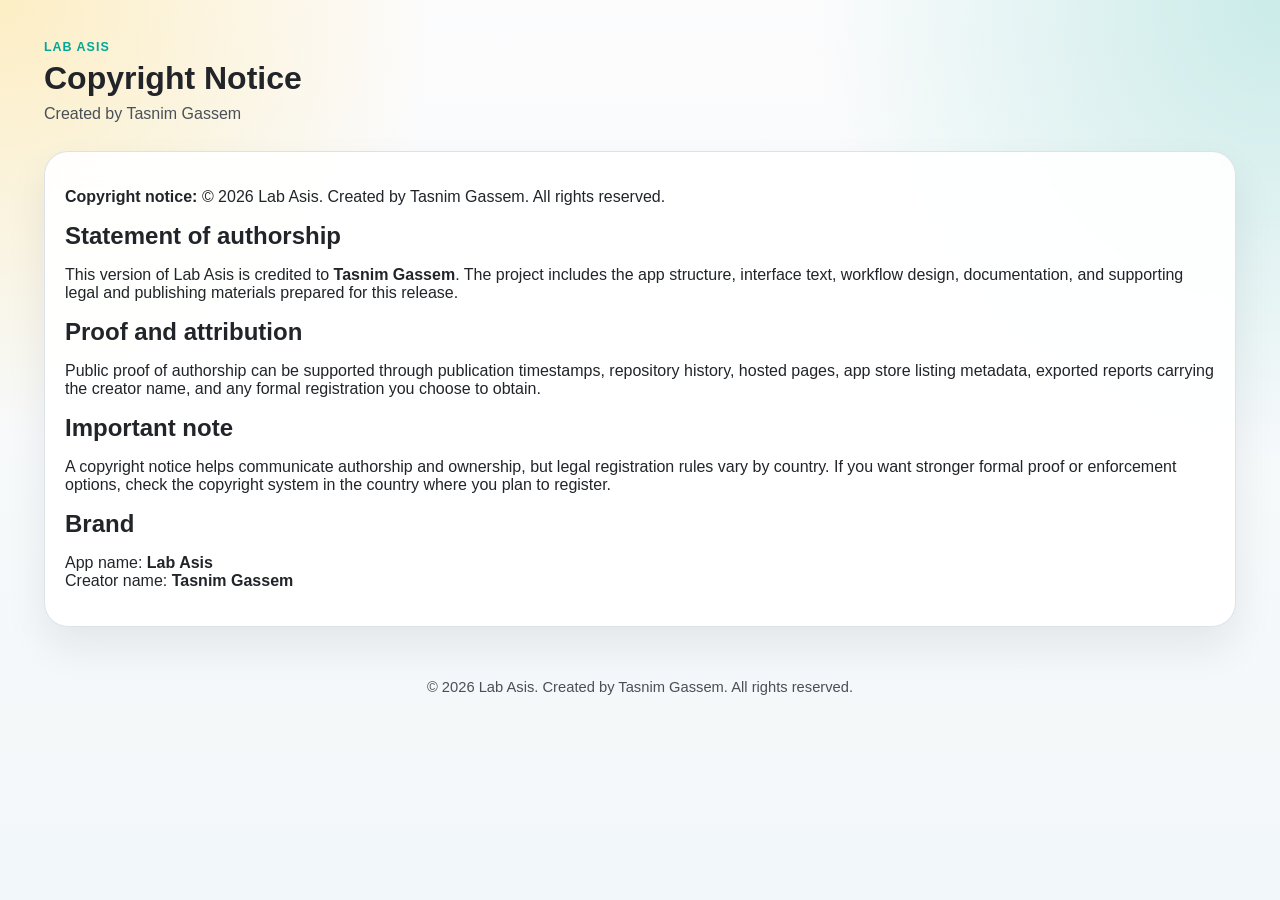
<file: copyright.html>
<!DOCTYPE html>
<html lang="en">
  <head>
    <meta charset="UTF-8" />
    <meta name="viewport" content="width=device-width, initial-scale=1.0" />
    <title>Lab Asis Copyright Notice</title>
    <meta name="description" content="Copyright notice for Lab Asis by Tasnim Gassem." />
    <link rel="stylesheet" href="styles.css" />
  </head>
  <body>
    <div id="app-shell">
      <header class="app-header">
        <div>
          <p class="eyebrow">Lab Asis</p>
          <h1>Copyright Notice</h1>
          <p class="subtitle">Created by Tasnim Gassem</p>
        </div>
      </header>

      <main>
        <section class="panel">
          <p><strong>Copyright notice:</strong> © 2026 Lab Asis. Created by Tasnim Gassem. All rights reserved.</p>

          <h2>Statement of authorship</h2>
          <p>
            This version of Lab Asis is credited to <strong>Tasnim Gassem</strong>. The project includes the app structure,
            interface text, workflow design, documentation, and supporting legal and publishing materials prepared for this release.
          </p>

          <h2>Proof and attribution</h2>
          <p>
            Public proof of authorship can be supported through publication timestamps, repository history, hosted pages, app store
            listing metadata, exported reports carrying the creator name, and any formal registration you choose to obtain.
          </p>

          <h2>Important note</h2>
          <p>
            A copyright notice helps communicate authorship and ownership, but legal registration rules vary by country. If you want
            stronger formal proof or enforcement options, check the copyright system in the country where you plan to register.
          </p>

          <h2>Brand</h2>
          <p>
            App name: <strong>Lab Asis</strong><br />
            Creator name: <strong>Tasnim Gassem</strong>
          </p>
        </section>
      </main>

      <footer class="app-footer">
        <p>© 2026 Lab Asis. Created by Tasnim Gassem. All rights reserved.</p>
      </footer>
    </div>
  </body>
</html>
</file>
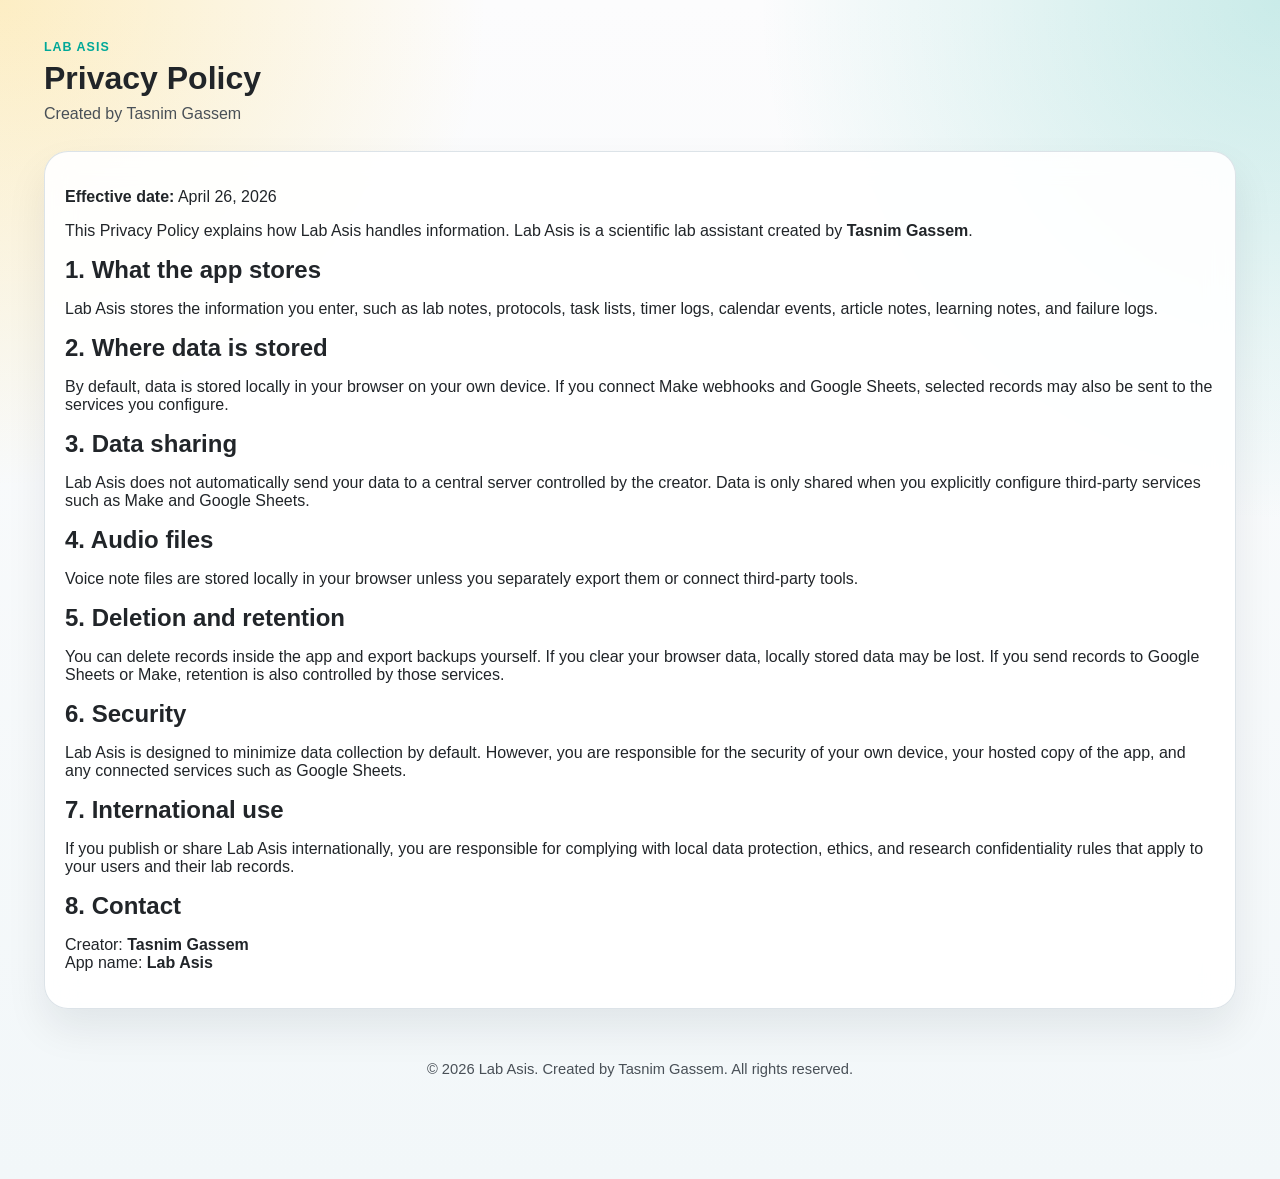
<file: privacy.html>
<!DOCTYPE html>
<html lang="en">
  <head>
    <meta charset="UTF-8" />
    <meta name="viewport" content="width=device-width, initial-scale=1.0" />
    <title>Lab Asis Privacy Policy</title>
    <meta name="description" content="Privacy Policy for Lab Asis by Tasnim Gassem." />
    <link rel="stylesheet" href="styles.css" />
  </head>
  <body>
    <div id="app-shell">
      <header class="app-header">
        <div>
          <p class="eyebrow">Lab Asis</p>
          <h1>Privacy Policy</h1>
          <p class="subtitle">Created by Tasnim Gassem</p>
        </div>
      </header>

      <main>
        <section class="panel">
          <p><strong>Effective date:</strong> April 26, 2026</p>
          <p>
            This Privacy Policy explains how Lab Asis handles information. Lab Asis is a scientific lab assistant created by
            <strong>Tasnim Gassem</strong>.
          </p>

          <h2>1. What the app stores</h2>
          <p>
            Lab Asis stores the information you enter, such as lab notes, protocols, task lists, timer logs, calendar events,
            article notes, learning notes, and failure logs.
          </p>

          <h2>2. Where data is stored</h2>
          <p>
            By default, data is stored locally in your browser on your own device. If you connect Make webhooks and Google Sheets,
            selected records may also be sent to the services you configure.
          </p>

          <h2>3. Data sharing</h2>
          <p>
            Lab Asis does not automatically send your data to a central server controlled by the creator. Data is only shared when
            you explicitly configure third-party services such as Make and Google Sheets.
          </p>

          <h2>4. Audio files</h2>
          <p>
            Voice note files are stored locally in your browser unless you separately export them or connect third-party tools.
          </p>

          <h2>5. Deletion and retention</h2>
          <p>
            You can delete records inside the app and export backups yourself. If you clear your browser data, locally stored data
            may be lost. If you send records to Google Sheets or Make, retention is also controlled by those services.
          </p>

          <h2>6. Security</h2>
          <p>
            Lab Asis is designed to minimize data collection by default. However, you are responsible for the security of your own
            device, your hosted copy of the app, and any connected services such as Google Sheets.
          </p>

          <h2>7. International use</h2>
          <p>
            If you publish or share Lab Asis internationally, you are responsible for complying with local data protection, ethics,
            and research confidentiality rules that apply to your users and their lab records.
          </p>

          <h2>8. Contact</h2>
          <p>
            Creator: <strong>Tasnim Gassem</strong><br />
            App name: <strong>Lab Asis</strong>
          </p>
        </section>
      </main>

      <footer class="app-footer">
        <p>© 2026 Lab Asis. Created by Tasnim Gassem. All rights reserved.</p>
      </footer>
    </div>
  </body>
</html>
</file>
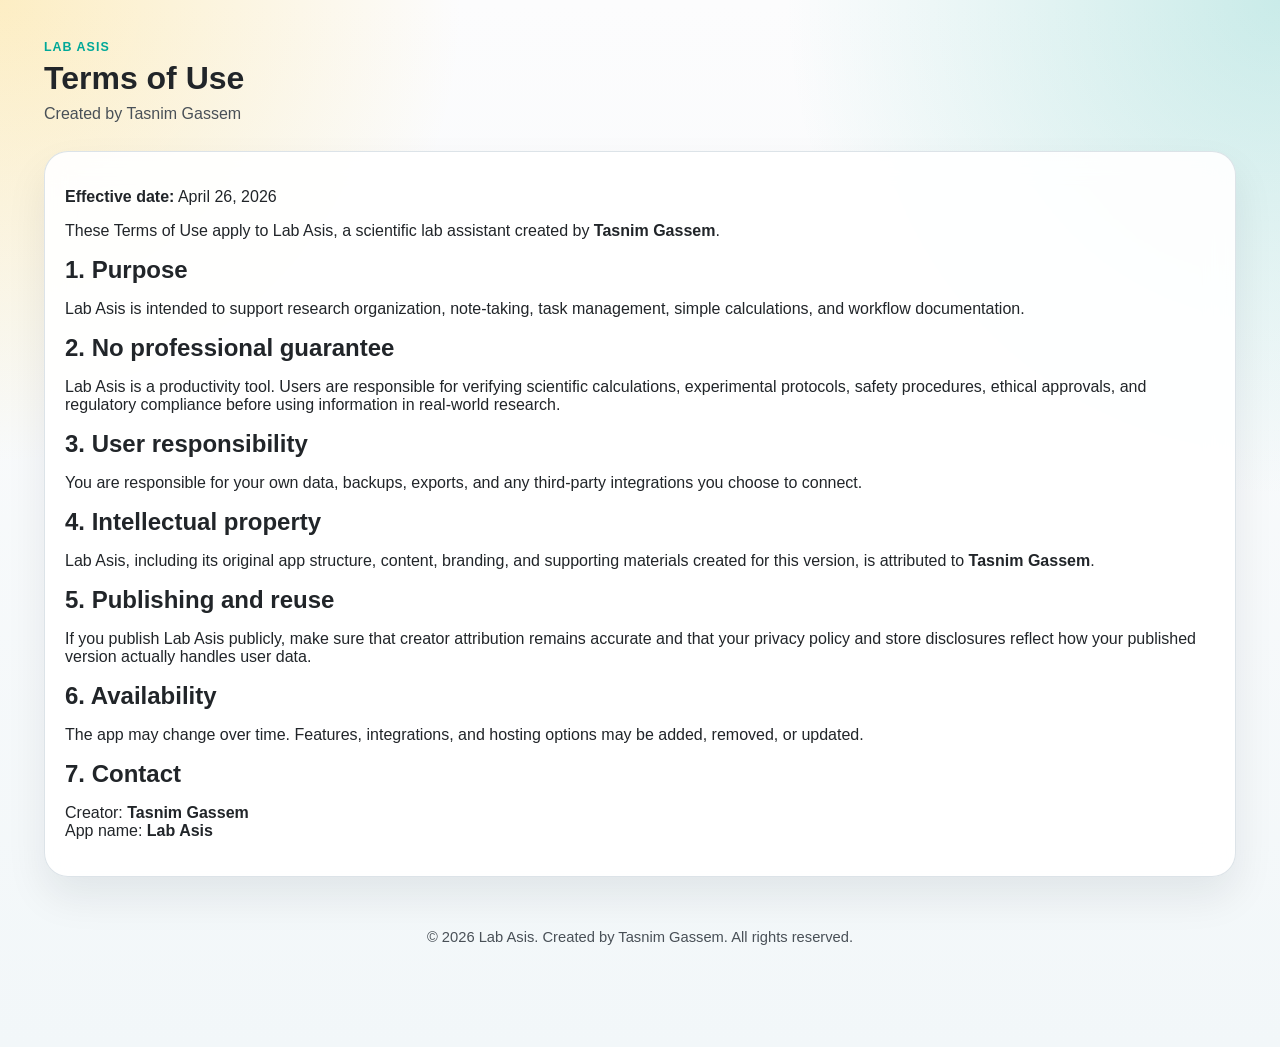
<file: terms.html>
<!DOCTYPE html>
<html lang="en">
  <head>
    <meta charset="UTF-8" />
    <meta name="viewport" content="width=device-width, initial-scale=1.0" />
    <title>Lab Asis Terms of Use</title>
    <meta name="description" content="Terms of Use for Lab Asis by Tasnim Gassem." />
    <link rel="stylesheet" href="styles.css" />
  </head>
  <body>
    <div id="app-shell">
      <header class="app-header">
        <div>
          <p class="eyebrow">Lab Asis</p>
          <h1>Terms of Use</h1>
          <p class="subtitle">Created by Tasnim Gassem</p>
        </div>
      </header>

      <main>
        <section class="panel">
          <p><strong>Effective date:</strong> April 26, 2026</p>
          <p>
            These Terms of Use apply to Lab Asis, a scientific lab assistant created by <strong>Tasnim Gassem</strong>.
          </p>

          <h2>1. Purpose</h2>
          <p>
            Lab Asis is intended to support research organization, note-taking, task management, simple calculations, and workflow
            documentation.
          </p>

          <h2>2. No professional guarantee</h2>
          <p>
            Lab Asis is a productivity tool. Users are responsible for verifying scientific calculations, experimental protocols,
            safety procedures, ethical approvals, and regulatory compliance before using information in real-world research.
          </p>

          <h2>3. User responsibility</h2>
          <p>
            You are responsible for your own data, backups, exports, and any third-party integrations you choose to connect.
          </p>

          <h2>4. Intellectual property</h2>
          <p>
            Lab Asis, including its original app structure, content, branding, and supporting materials created for this version,
            is attributed to <strong>Tasnim Gassem</strong>.
          </p>

          <h2>5. Publishing and reuse</h2>
          <p>
            If you publish Lab Asis publicly, make sure that creator attribution remains accurate and that your privacy policy and
            store disclosures reflect how your published version actually handles user data.
          </p>

          <h2>6. Availability</h2>
          <p>
            The app may change over time. Features, integrations, and hosting options may be added, removed, or updated.
          </p>

          <h2>7. Contact</h2>
          <p>
            Creator: <strong>Tasnim Gassem</strong><br />
            App name: <strong>Lab Asis</strong>
          </p>
        </section>
      </main>

      <footer class="app-footer">
        <p>© 2026 Lab Asis. Created by Tasnim Gassem. All rights reserved.</p>
      </footer>
    </div>
  </body>
</html>
</file>
<file: styles.css>
:root {
  --primary: #00a898;
  --secondary: #ffc00e;
  --background: #f8f9fa;
  --card: #ffffff;
  --success: #2e7d32;
  --error: #d32f2f;
  --warning: #f57c00;
  --info: #1976d2;
  --text-dark: #212529;
  --text-medium: #495057;
  --border: #d9e0e6;
  --shadow: 0 20px 40px rgba(16, 24, 40, 0.08);
  --radius-lg: 24px;
  --radius-md: 18px;
  --radius-sm: 14px;
  --max-width: 1240px;
  --sidebar-width: 280px;
}

*,
*::before,
*::after {
  box-sizing: border-box;
}

html {
  scroll-behavior: smooth;
}

body {
  margin: 0;
  min-height: 100vh;
  font-family: "Aptos", "Trebuchet MS", "Tahoma", sans-serif;
  color: var(--text-dark);
  background:
    radial-gradient(circle at top left, rgba(255, 192, 14, 0.24), transparent 28%),
    radial-gradient(circle at top right, rgba(0, 168, 152, 0.2), transparent 30%),
    linear-gradient(180deg, #fcfcfd 0%, #f2f7f9 100%);
}

button,
input,
select,
textarea {
  font: inherit;
}

button {
  cursor: pointer;
}

img {
  max-width: 100%;
  display: block;
}

#app-shell {
  width: min(100%, var(--max-width));
  margin: 0 auto;
  padding: 24px 16px 96px;
}

.app-layout {
  display: grid;
  gap: 22px;
}

.app-sidebar {
  display: grid;
  gap: 14px;
}

.sidebar-brand,
.app-sidebar {
  background: rgba(255, 255, 255, 0.9);
  border: 1px solid rgba(217, 224, 230, 0.9);
  border-radius: var(--radius-lg);
  box-shadow: var(--shadow);
  backdrop-filter: blur(14px);
}

.app-sidebar {
  padding: 18px;
}

.sidebar-brand {
  display: flex;
  align-items: center;
  gap: 14px;
  padding: 14px 16px;
}

.sidebar-brand-mark {
  display: grid;
  place-items: center;
  width: 52px;
  height: 52px;
  border-radius: 18px;
  background: linear-gradient(135deg, rgba(0, 168, 152, 0.98), rgba(255, 192, 14, 0.92));
  color: #fff;
  font-weight: 800;
  letter-spacing: 0.04em;
}

.sidebar-brand-title {
  font-weight: 800;
}

.sidebar-brand-copy {
  color: var(--text-medium);
  font-size: 0.9rem;
}

.sidebar-nav {
  display: grid;
  gap: 10px;
}

.sidebar-button {
  width: 100%;
  min-height: 52px;
  display: grid;
  gap: 4px;
  padding: 14px 16px;
  text-align: left;
  border: 1px solid rgba(0, 168, 152, 0.12);
  border-radius: var(--radius-md);
  background: linear-gradient(135deg, rgba(255, 255, 255, 0.98), rgba(244, 252, 250, 0.98));
  color: var(--text-dark);
}

.sidebar-button-title {
  font-weight: 800;
}

.sidebar-button-copy {
  color: var(--text-medium);
  font-size: 0.88rem;
}

.sidebar-button.active {
  border-color: rgba(0, 168, 152, 0.34);
  background:
    linear-gradient(135deg, rgba(0, 168, 152, 0.14), rgba(255, 192, 14, 0.18)),
    rgba(255, 255, 255, 0.98);
  box-shadow: 0 14px 28px rgba(16, 24, 40, 0.08);
}

.mobile-bottom-nav {
  display: none;
}

main {
  min-width: 0;
}

.app-footer {
  margin-top: 28px;
  padding: 18px 4px 0;
  color: var(--text-medium);
  font-size: 0.92rem;
  text-align: center;
}

.app-footer p {
  margin: 6px 0;
}

.app-header {
  display: flex;
  justify-content: space-between;
  align-items: flex-start;
  gap: 16px;
  padding: 16px 0 28px;
}

.eyebrow {
  margin: 0 0 6px;
  color: var(--primary);
  font-weight: 700;
  letter-spacing: 0.08em;
  text-transform: uppercase;
  font-size: 0.78rem;
}

h1,
h2,
h3 {
  margin: 0;
}

#app-title {
  font-size: clamp(2rem, 5vw, 3rem);
  line-height: 1;
}

.subtitle {
  margin: 8px 0 0;
  color: var(--text-medium);
}

.hero-card,
.panel,
.support-card {
  background: rgba(255, 255, 255, 0.92);
  border: 1px solid rgba(217, 224, 230, 0.9);
  border-radius: var(--radius-lg);
  box-shadow: var(--shadow);
  backdrop-filter: blur(14px);
}

.workspace-banner {
  margin-bottom: 18px;
  padding: 22px 24px;
  border: 1px solid rgba(0, 168, 152, 0.18);
  border-radius: var(--radius-lg);
  background:
    linear-gradient(135deg, rgba(0, 168, 152, 0.12), rgba(25, 118, 210, 0.08), rgba(255, 192, 14, 0.16)),
    rgba(255, 255, 255, 0.96);
  box-shadow: var(--shadow);
}

.workspace-banner h3 {
  margin: 6px 0 10px;
  font-size: clamp(1.35rem, 3vw, 1.9rem);
}

.workspace-banner p:last-child {
  margin-bottom: 0;
}

.workspace-kicker {
  margin: 0;
  color: var(--info);
  font-weight: 700;
}

.hero-card {
  padding: 24px;
  background:
    linear-gradient(135deg, rgba(0, 168, 152, 0.12), rgba(255, 192, 14, 0.16)),
    rgba(255, 255, 255, 0.96);
}

.hero-card h2 {
  margin: 6px 0 12px;
  font-size: clamp(1.6rem, 4vw, 2.3rem);
}

.hero-kicker {
  margin: 0;
  color: var(--info);
  font-weight: 700;
}

.status-row {
  display: flex;
  flex-wrap: wrap;
  gap: 10px;
  margin: 20px 0;
}

.quick-start-grid {
  display: grid;
  grid-template-columns: repeat(auto-fit, minmax(220px, 1fr));
  gap: 14px;
  margin-bottom: 18px;
}

.quick-action-card {
  min-height: 152px;
  display: grid;
  align-content: start;
  gap: 8px;
  padding: 18px;
  text-align: left;
  border: 1px solid rgba(0, 168, 152, 0.16);
  border-radius: var(--radius-lg);
  background: linear-gradient(145deg, rgba(255, 255, 255, 0.98), rgba(242, 250, 248, 0.98));
  box-shadow: 0 14px 28px rgba(16, 24, 40, 0.06);
}

.primary-quick-action {
  background:
    linear-gradient(135deg, rgba(0, 168, 152, 0.16), rgba(255, 192, 14, 0.2)),
    rgba(255, 255, 255, 0.98);
  border-color: rgba(0, 168, 152, 0.24);
}

.quick-action-kicker,
.home-group-kicker {
  margin: 0;
  color: var(--info);
  font-size: 0.8rem;
  font-weight: 800;
  letter-spacing: 0.04em;
  text-transform: uppercase;
}

.quick-action-title {
  font-size: 1.12rem;
  font-weight: 800;
  color: var(--text-dark);
}

.quick-action-copy {
  color: var(--text-medium);
  line-height: 1.5;
}

.home-group-grid {
  display: grid;
  grid-template-columns: repeat(auto-fit, minmax(260px, 1fr));
  gap: 14px;
  margin-bottom: 18px;
}

.home-group-card {
  display: grid;
  gap: 14px;
  padding: 18px;
  border: 1px solid rgba(217, 224, 230, 0.9);
  border-radius: var(--radius-lg);
  background: rgba(255, 255, 255, 0.94);
  box-shadow: 0 14px 28px rgba(16, 24, 40, 0.05);
}

.home-group-header {
  display: grid;
  gap: 6px;
}

.home-group-header h3 {
  font-size: 1.1rem;
}

.group-action-list {
  display: grid;
  gap: 10px;
}

.group-link-button {
  min-height: 48px;
  padding: 12px 14px;
  text-align: left;
  border-radius: var(--radius-md);
  border: 1px solid rgba(0, 168, 152, 0.14);
  background: linear-gradient(135deg, rgba(248, 252, 251, 0.98), rgba(255, 255, 255, 0.98));
  color: var(--text-dark);
  font-weight: 700;
}

.support-card-compact {
  gap: 14px;
}

.support-actions {
  display: flex;
  flex-wrap: wrap;
  gap: 10px;
}

.compact-banner {
  padding: 18px 20px;
}

.compact-menu-column .menu-button {
  min-height: 92px;
}

.status-pill {
  display: inline-flex;
  align-items: center;
  min-height: 44px;
  padding: 10px 14px;
  border-radius: 999px;
  background: rgba(0, 168, 152, 0.1);
  color: var(--text-dark);
  border: 1px solid rgba(0, 168, 152, 0.2);
  font-weight: 700;
}

.timer-live-banner {
  position: sticky;
  top: 8px;
  z-index: 90;
  margin: 0 0 18px;
  padding: 14px 16px;
  border-radius: var(--radius-md);
  border: 1px solid rgba(25, 118, 210, 0.18);
  background:
    linear-gradient(135deg, rgba(0, 168, 152, 0.14), rgba(25, 118, 210, 0.08)),
    rgba(255, 255, 255, 0.96);
  box-shadow: 0 16px 32px rgba(16, 24, 40, 0.1);
  backdrop-filter: blur(12px);
}

.timer-live-banner.warning {
  border-color: rgba(245, 124, 0, 0.26);
  background:
    linear-gradient(135deg, rgba(245, 124, 0, 0.18), rgba(255, 192, 14, 0.18)),
    rgba(255, 255, 255, 0.97);
}

.timer-live-banner-content {
  display: flex;
  align-items: center;
  justify-content: space-between;
  gap: 14px;
}

.timer-live-banner-text {
  display: grid;
  gap: 4px;
}

.timer-live-banner-title {
  font-weight: 800;
}

.timer-live-banner-meta {
  color: var(--text-medium);
  font-size: 0.92rem;
}

.menu-column,
.button-column,
.list-stack,
.plain-list {
  display: grid;
  gap: 12px;
}

.menu-button,
.primary-button,
.secondary-button,
.success-button,
.danger-button,
.outline-button,
.back-button,
.resource-link {
  min-height: 44px;
  border: 0;
  border-radius: var(--radius-md);
  transition:
    transform 0.18s ease,
    box-shadow 0.18s ease,
    background-color 0.18s ease;
}

.menu-button {
  display: flex;
  flex-direction: column;
  align-items: flex-start;
  gap: 4px;
  width: 100%;
  padding: 16px 18px;
  background: linear-gradient(135deg, rgba(255, 255, 255, 0.97), rgba(238, 250, 248, 0.98));
  border: 1px solid rgba(0, 168, 152, 0.18);
  box-shadow: 0 12px 24px rgba(0, 0, 0, 0.04);
}

.workspace-metrics {
  display: grid;
  grid-template-columns: repeat(auto-fit, minmax(150px, 1fr));
  gap: 12px;
}

.workspace-metric-card {
  min-height: 120px;
  padding: 18px;
  border-radius: var(--radius-md);
  border: 1px solid rgba(217, 224, 230, 0.9);
  background: linear-gradient(135deg, rgba(255, 255, 255, 0.98), rgba(246, 249, 252, 0.98));
  display: grid;
  align-content: space-between;
  gap: 10px;
}

.workspace-metric-card.primary {
  background: linear-gradient(135deg, rgba(0, 168, 152, 0.14), rgba(255, 255, 255, 0.98));
}

.workspace-metric-card.secondary {
  background: linear-gradient(135deg, rgba(255, 192, 14, 0.18), rgba(255, 255, 255, 0.98));
}

.workspace-metric-card.info {
  background: linear-gradient(135deg, rgba(25, 118, 210, 0.14), rgba(255, 255, 255, 0.98));
}

.workspace-metric-card.success {
  background: linear-gradient(135deg, rgba(46, 125, 50, 0.14), rgba(255, 255, 255, 0.98));
}

.workspace-metric-card.warning {
  background: linear-gradient(135deg, rgba(245, 124, 0, 0.16), rgba(255, 255, 255, 0.98));
}

.workspace-metric-value {
  font-size: 2rem;
  font-weight: 800;
  line-height: 1;
}

.workspace-metric-label {
  color: var(--text-medium);
  font-weight: 700;
}

.workspace-actions {
  display: grid;
  grid-template-columns: repeat(auto-fit, minmax(190px, 1fr));
  gap: 12px;
}

.run-checklist {
  display: grid;
  gap: 2px;
  margin-bottom: 14px;
  padding: 12px 14px;
  border-radius: var(--radius-md);
  border: 1px solid rgba(25, 118, 210, 0.12);
  background: rgba(25, 118, 210, 0.04);
}

.group-link-button:hover,
.group-link-button:focus-visible,
.quick-action-card:hover,
.quick-action-card:focus-visible,
.menu-button:hover,
.menu-button:focus-visible,
.sidebar-button:hover,
.sidebar-button:focus-visible,
.primary-button:hover,
.primary-button:focus-visible,
.secondary-button:hover,
.secondary-button:focus-visible,
.success-button:hover,
.success-button:focus-visible,
.danger-button:hover,
.danger-button:focus-visible,
.outline-button:hover,
.outline-button:focus-visible,
.back-button:hover,
.back-button:focus-visible,
.resource-link:hover,
.resource-link:focus-visible {
  transform: translateY(-1px);
  box-shadow: 0 12px 24px rgba(16, 24, 40, 0.1);
}

.menu-button:focus-visible,
.sidebar-button:focus-visible,
.primary-button:focus-visible,
.secondary-button:focus-visible,
.success-button:focus-visible,
.danger-button:focus-visible,
.outline-button:focus-visible,
.back-button:focus-visible,
.resource-link:focus-visible,
.group-link-button:focus-visible,
.quick-action-card:focus-visible,
input:focus-visible,
select:focus-visible,
textarea:focus-visible {
  outline: 3px solid rgba(25, 118, 210, 0.26);
  outline-offset: 2px;
}

.menu-title {
  font-size: 1rem;
  font-weight: 800;
  color: var(--text-dark);
}

.menu-subtitle {
  color: var(--text-medium);
  text-align: left;
}

.support-card {
  display: flex;
  justify-content: space-between;
  gap: 16px;
  align-items: center;
  margin-top: 20px;
  padding: 18px 20px;
}

.screen {
  display: none;
  animation: fadeIn 0.22s ease;
}

.screen.active {
  display: block;
}

.screen-header {
  display: flex;
  align-items: center;
  gap: 14px;
  margin-bottom: 18px;
}

.screen-header h2 {
  font-size: clamp(1.4rem, 4vw, 2rem);
}

.back-button,
.outline-button {
  background: transparent;
  border: 1px solid var(--border);
  color: var(--text-dark);
  padding: 10px 14px;
}

.primary-button,
.secondary-button,
.success-button,
.danger-button {
  color: #fff;
  padding: 12px 16px;
  font-weight: 700;
}

.primary-button {
  background: var(--primary);
}

.secondary-button {
  background: var(--info);
}

.success-button {
  background: var(--success);
}

.danger-button {
  background: var(--error);
}

.small-button {
  min-height: 40px;
  padding: 8px 12px;
}

.panel-grid {
  display: grid;
  gap: 18px;
}

.panel {
  padding: 20px;
}

.panel-span {
  grid-column: 1 / -1;
}

.panel-heading,
.calendar-toolbar {
  display: flex;
  justify-content: space-between;
  align-items: center;
  gap: 12px;
  margin-bottom: 14px;
}

.field {
  display: grid;
  gap: 8px;
  margin-bottom: 14px;
  color: var(--text-dark);
  font-weight: 700;
}

.field span {
  font-size: 0.95rem;
}

.checkbox-field {
  display: flex;
  align-items: flex-start;
  gap: 10px;
  margin-bottom: 14px;
  color: var(--text-dark);
  font-weight: 700;
}

.checkbox-field input {
  width: auto;
  margin-top: 4px;
}

input,
select,
textarea {
  width: 100%;
  border: 1px solid var(--border);
  border-radius: var(--radius-sm);
  padding: 12px 14px;
  background: #fff;
  color: var(--text-dark);
}

textarea {
  resize: vertical;
}

.button-row {
  display: flex;
  flex-wrap: wrap;
  gap: 10px;
  margin-top: 6px;
}

.full-width {
  width: 100%;
}

.counter-display,
.timer-display {
  display: flex;
  align-items: center;
  justify-content: center;
  min-height: 120px;
  margin: 18px 0;
  border-radius: var(--radius-lg);
  background:
    linear-gradient(135deg, rgba(0, 168, 152, 0.14), rgba(255, 192, 14, 0.24)),
    #fff;
  border: 1px solid rgba(0, 168, 152, 0.18);
  font-size: clamp(2rem, 10vw, 3.5rem);
  font-weight: 800;
}

.result-box {
  display: grid;
  gap: 4px;
  padding: 14px 16px;
  margin-top: 14px;
  border-radius: var(--radius-md);
  background: rgba(25, 118, 210, 0.08);
  border: 1px solid rgba(25, 118, 210, 0.16);
}

.timeline-stack .list-item {
  position: relative;
  padding-left: 18px;
  border-left: 4px solid rgba(0, 168, 152, 0.18);
}

.result-label,
.helper-text,
.formula-line,
.subtitle,
.menu-subtitle {
  color: var(--text-medium);
}

.helper-text {
  margin: 8px 0 0;
  line-height: 1.5;
}

.formula-line {
  margin: 8px 0 0;
  font-size: 0.95rem;
}

.time-input-grid,
.webhook-grid,
.resource-grid {
  display: grid;
  gap: 12px;
}

.resource-link {
  display: inline-flex;
  justify-content: center;
  align-items: center;
  text-decoration: none;
  padding: 14px 16px;
  background: rgba(255, 192, 14, 0.14);
  color: var(--text-dark);
  border: 1px solid rgba(255, 192, 14, 0.2);
  font-weight: 800;
}

.preview-image {
  width: 100%;
  max-height: 340px;
  object-fit: contain;
  border-radius: var(--radius-md);
  border: 1px solid var(--border);
}

#photo-enhanced-preview {
  margin-top: 12px;
  background: #fff;
}

.hidden {
  display: none !important;
}

.list-item {
  display: grid;
  gap: 8px;
  padding: 14px;
  border: 1px solid var(--border);
  border-radius: var(--radius-md);
  background: linear-gradient(180deg, #ffffff, #fbfcfd);
}

.search-result-button {
  width: 100%;
  text-align: left;
}

.search-result-button:hover,
.search-result-button:focus-visible {
  transform: translateY(-1px);
  box-shadow: 0 10px 20px rgba(16, 24, 40, 0.08);
  border-color: rgba(0, 168, 152, 0.22);
}

.list-item-top,
.list-item-actions {
  display: flex;
  justify-content: space-between;
  gap: 12px;
  align-items: flex-start;
}

.list-item-actions {
  flex-wrap: wrap;
  justify-content: flex-start;
  align-items: center;
}

.item-title {
  font-weight: 800;
}

.item-meta {
  color: var(--text-medium);
  font-size: 0.92rem;
}

.spectro-table-wrap {
  display: grid;
  gap: 10px;
  margin: 8px 0 16px;
}

.spectro-rows {
  display: grid;
  gap: 10px;
}

.spectro-table {
  display: grid;
  grid-template-columns: minmax(180px, 2fr) repeat(3, minmax(88px, 1fr)) minmax(160px, 1.3fr) auto;
  gap: 10px;
  align-items: center;
}

.spectro-table-head {
  padding: 10px 12px;
  border-radius: var(--radius-md);
  border: 1px solid rgba(0, 168, 152, 0.18);
  background: rgba(0, 168, 152, 0.08);
  font-size: 0.9rem;
  font-weight: 800;
}

.spectro-table-row {
  padding: 12px;
  border-radius: var(--radius-md);
  border: 1px solid var(--border);
  background: linear-gradient(180deg, #ffffff, #fbfcfd);
}

.spectro-table-row input {
  width: 100%;
  min-height: 42px;
  border-radius: var(--radius-sm);
}

.result-preview {
  width: 100%;
  max-height: 220px;
  object-fit: contain;
  border-radius: var(--radius-md);
  border: 1px solid var(--border);
  background: #fff;
}

.tag {
  display: inline-flex;
  align-items: center;
  gap: 6px;
  padding: 6px 10px;
  border-radius: 999px;
  font-size: 0.84rem;
  font-weight: 700;
  border: 1px solid transparent;
}

.tag.high {
  color: #7f1d1d;
  background: rgba(211, 47, 47, 0.14);
  border-color: rgba(211, 47, 47, 0.18);
}

.tag.medium {
  color: #8a4b00;
  background: rgba(245, 124, 0, 0.16);
  border-color: rgba(245, 124, 0, 0.2);
}

.tag.low {
  color: #14532d;
  background: rgba(46, 125, 50, 0.14);
  border-color: rgba(46, 125, 50, 0.18);
}

.tag.done {
  color: #14532d;
  background: rgba(46, 125, 50, 0.14);
  border-color: rgba(46, 125, 50, 0.18);
}

.tag.primary {
  color: #065f56;
  background: rgba(0, 168, 152, 0.14);
  border-color: rgba(0, 168, 152, 0.18);
}

.tag.secondary,
.tag.warning {
  color: #8a4b00;
  background: rgba(245, 124, 0, 0.16);
  border-color: rgba(245, 124, 0, 0.2);
}

.tag.info {
  color: #0b4f88;
  background: rgba(25, 118, 210, 0.14);
  border-color: rgba(25, 118, 210, 0.18);
}

.tag.success {
  color: #14532d;
  background: rgba(46, 125, 50, 0.14);
  border-color: rgba(46, 125, 50, 0.18);
}

.tag.running {
  color: #0b4f88;
  background: rgba(25, 118, 210, 0.14);
  border-color: rgba(25, 118, 210, 0.18);
}

.tag.paused {
  color: #8a4b00;
  background: rgba(245, 124, 0, 0.16);
  border-color: rgba(245, 124, 0, 0.2);
}

.tag.completed {
  color: #14532d;
  background: rgba(46, 125, 50, 0.14);
  border-color: rgba(46, 125, 50, 0.18);
}

.timer-card-display {
  display: flex;
  align-items: center;
  justify-content: center;
  min-height: 72px;
  border-radius: var(--radius-md);
  background:
    linear-gradient(135deg, rgba(0, 168, 152, 0.12), rgba(255, 192, 14, 0.18)),
    #fff;
  border: 1px solid rgba(0, 168, 152, 0.16);
  font-size: clamp(1.5rem, 8vw, 2.25rem);
  font-weight: 800;
}

button[disabled] {
  opacity: 0.55;
  cursor: not-allowed;
}

.calendar-grid {
  display: grid;
  grid-template-columns: repeat(7, minmax(0, 1fr));
  gap: 8px;
}

.calendar-weekdays {
  margin-bottom: 8px;
  color: var(--text-medium);
  font-size: 0.82rem;
  font-weight: 800;
  text-align: center;
}

.calendar-day {
  min-height: 72px;
  padding: 8px;
  border-radius: var(--radius-md);
  border: 1px solid var(--border);
  background: #fff;
  display: flex;
  flex-direction: column;
  align-items: flex-start;
  justify-content: space-between;
}

.calendar-day.muted {
  color: #98a2b3;
  background: #f7f9fb;
}

.calendar-day.selected {
  border-color: var(--primary);
  background: rgba(0, 168, 152, 0.12);
}

.calendar-dot {
  width: 10px;
  height: 10px;
  border-radius: 999px;
  background: var(--secondary);
}

.mode-pills {
  display: flex;
  flex-wrap: wrap;
  gap: 10px;
}

.toast {
  position: fixed;
  left: 50%;
  bottom: 18px;
  transform: translateX(-50%);
  min-width: min(92vw, 480px);
  padding: 14px 18px;
  border-radius: 16px;
  background: rgba(33, 37, 41, 0.96);
  color: #fff;
  box-shadow: 0 18px 36px rgba(0, 0, 0, 0.18);
  z-index: 1000;
}

.timer-alert-modal {
  position: fixed;
  inset: 0;
  z-index: 1100;
  display: grid;
  place-items: center;
  padding: 18px;
  background: rgba(20, 24, 28, 0.4);
  backdrop-filter: blur(6px);
}

.timer-alert-card {
  width: min(100%, 560px);
  display: grid;
  gap: 14px;
  padding: 22px;
  border-radius: var(--radius-lg);
  background:
    linear-gradient(135deg, rgba(255, 192, 14, 0.22), rgba(255, 255, 255, 0.96)),
    #fff;
  border: 1px solid rgba(245, 124, 0, 0.2);
  box-shadow: 0 24px 48px rgba(16, 24, 40, 0.24);
}

.timer-alert-title {
  font-size: 1.25rem;
  font-weight: 800;
}

.timer-alert-subtitle {
  color: var(--text-medium);
}

.timer-alert-list {
  display: grid;
  gap: 10px;
}

.timer-alert-item {
  display: grid;
  gap: 6px;
  padding: 12px 14px;
  border-radius: var(--radius-md);
  background: rgba(255, 255, 255, 0.88);
  border: 1px solid rgba(245, 124, 0, 0.16);
}

.timer-alert-item strong {
  font-size: 1rem;
}

.plain-list {
  margin: 0;
  padding-left: 18px;
  color: var(--text-medium);
}

@keyframes fadeIn {
  from {
    opacity: 0;
    transform: translateY(6px);
  }

  to {
    opacity: 1;
    transform: translateY(0);
  }
}

@media (min-width: 760px) {
  #app-shell {
    padding-left: 24px;
    padding-right: 24px;
  }

  .app-layout {
    grid-template-columns: minmax(240px, var(--sidebar-width)) minmax(0, 1fr);
    align-items: start;
  }

  .app-sidebar {
    position: sticky;
    top: 18px;
  }

  .panel-grid {
    grid-template-columns: repeat(2, minmax(0, 1fr));
  }

  .time-input-grid {
    grid-template-columns: repeat(2, minmax(0, 1fr));
  }

  .resource-grid {
    grid-template-columns: repeat(3, minmax(0, 1fr));
  }

  .webhook-grid {
    grid-template-columns: repeat(2, minmax(0, 1fr));
  }
}

@media (max-width: 759px) {
  .app-layout {
    gap: 16px;
  }

  #app-shell {
    padding-bottom: 112px;
  }

  .app-sidebar {
    display: none;
  }

  .mobile-bottom-nav {
    position: fixed;
    left: 12px;
    right: 12px;
    bottom: 10px;
    z-index: 1200;
    display: grid;
    grid-template-columns: repeat(5, minmax(0, 1fr));
    gap: 8px;
    padding: 10px;
    border-radius: 22px;
    border: 1px solid rgba(217, 224, 230, 0.95);
    background: rgba(255, 255, 255, 0.96);
    box-shadow: 0 20px 40px rgba(16, 24, 40, 0.14);
    backdrop-filter: blur(16px);
  }

  .mobile-nav-button {
    min-height: 48px;
    display: grid;
    place-items: center;
    padding: 10px 6px;
    border-radius: 16px;
    border: 1px solid transparent;
    background: transparent;
    color: var(--text-medium);
    font-weight: 700;
  }

  .mobile-nav-button.active {
    background: linear-gradient(135deg, rgba(0, 168, 152, 0.14), rgba(255, 192, 14, 0.16));
    border-color: rgba(0, 168, 152, 0.18);
    color: var(--text-dark);
  }

  .mobile-nav-label {
    font-size: 0.82rem;
  }

  .app-header,
  .timer-live-banner-content,
  .support-card,
  .screen-header,
  .panel-heading,
  .calendar-toolbar {
    flex-direction: column;
    align-items: stretch;
  }

  .screen-header h2 {
    order: -1;
  }

  .counter-display,
  .timer-display {
    min-height: 100px;
  }

  .quick-start-grid,
  .home-group-grid {
    grid-template-columns: 1fr;
  }

  .spectro-table,
  .spectro-table-head {
    grid-template-columns: 1fr;
  }
}
</file>
